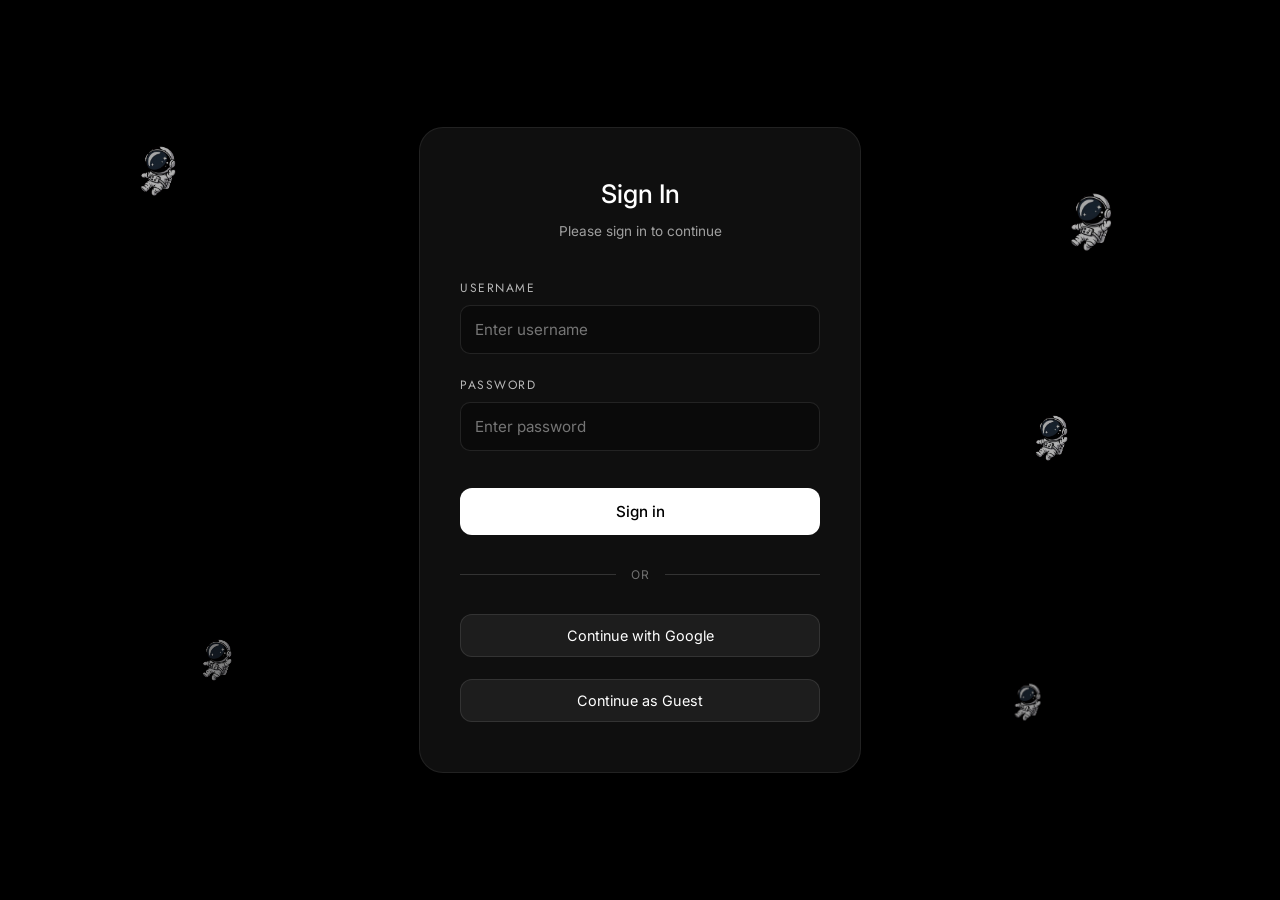
<file: signin/index.html>
<!DOCTYPE html>
<html lang="en">
<head>
    <meta charset="UTF-8">
    <meta name="viewport" content="width=device-width, initial-scale=1.0">
    <title>BigPlanetarium | Sign In</title>
    <link href="https://fonts.googleapis.com/css2?family=Jost:wght@300;500&family=Inter:wght@300;400&display=swap"
        rel="stylesheet">
    <link rel="stylesheet" href="style.css">
</head>
<body>
    <video autoplay muted loop playsinline preload="auto" id="backgroundVideo">
        <source src="assets/signinbg.mp4" type="video/mp4">
    </video>
    <img src="assets/astros/astro1.png" alt="Astronaut" class="drifting-astro astro-one">
    <img src="assets/astros/astro2.png" alt="Astronaut" class="drifting-astro astro-two">
    <img src="assets/astros/astro3.png" alt="Astronaut" class="drifting-astro astro-three">
    <img src="assets/astros/astro4.png" alt="Astronaut" class="drifting-astro astro-four">
    <img src="assets/astros/astro5.png" alt="Astronaut" class="drifting-astro astro-five">
    <main class="login-card">
        <h1 class="login-title">Sign In</h1>
        <p class="login-subtitle">Please sign in to continue</p>
        <form class="login-form">
            <div class="field-group">
                <label for="usernameField" class="field-label">Username</label>
                <input type="text" id="usernameField" class="field-input" placeholder="Enter username" required>
            </div>
            <div class="field-group">
                <label for="passwordField" class="field-label">Password</label>
                <input type="password" id="passwordField" class="field-input" placeholder="Enter password" required>
            </div>
            <a href="../main/home/index.html" class="login-button">Sign in</a>
            <div class="divider">
                <span>OR</span>
            </div>
            <a href="../main/home/index.html" class="alt-button google-btn">
                Continue with Google
            </a>
            <a href="../main/home/index.html" class="alt-button guest-btn">
                Continue as Guest
            </a>
        </form>
    </main>
</body>
</html>
</file>
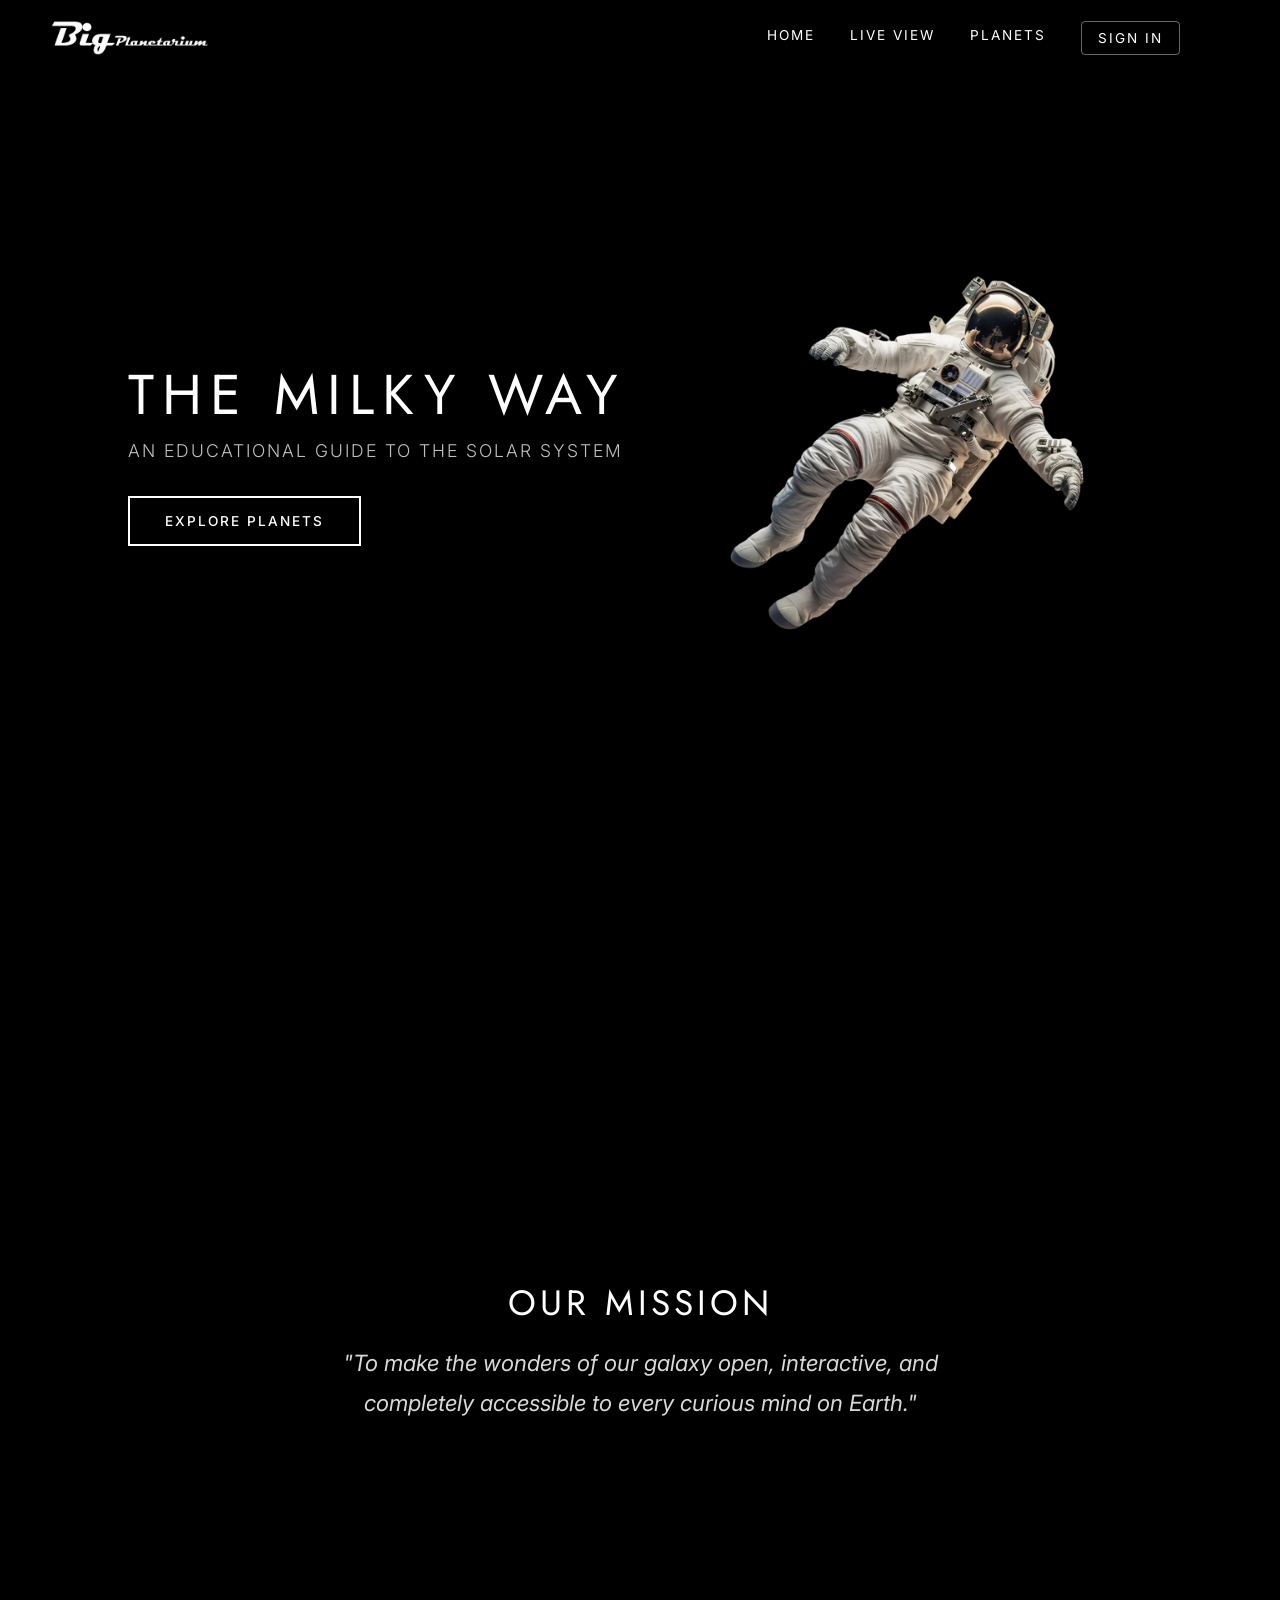
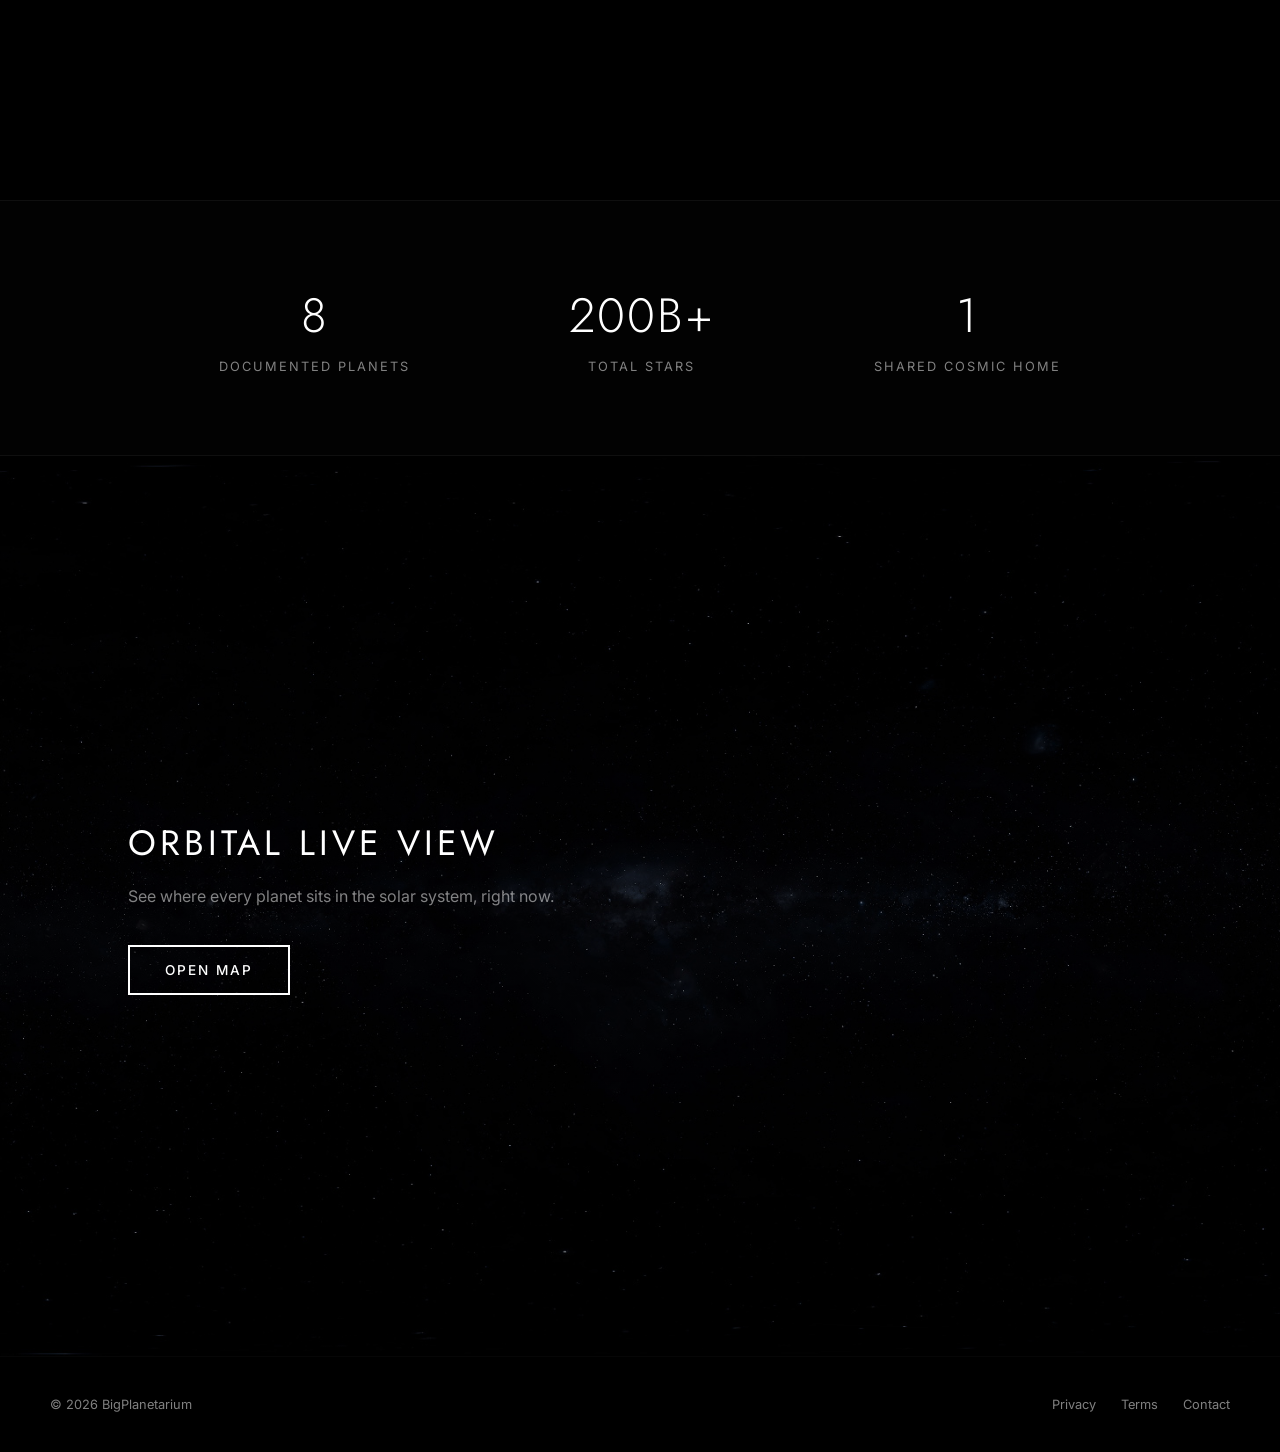
<file: main/home/index.html>
<!DOCTYPE html>
<html lang="en">
<head>
    <meta charset="UTF-8">
    <meta name="viewport" content="width=device-width, initial-scale=1.0">
    <title>BigPlanetarium | Home</title>
    <link href="https://fonts.googleapis.com/css2?family=Jost:wght@300;400;500&family=Inter:wght@300;400;600&display=swap" rel="stylesheet">
    <link rel="stylesheet" href="style.css">
</head>
<body>

    <header class="navbar">
        <div class="logo-container">
            <img src="assets/logo.png" alt="BigPlanetarium Logo" class="logo-img">
        </div>
        <nav class="nav-links">
            <a href="#stage" class="nav-item">Home</a>
            <a href="#live-view" class="nav-item">Live View</a>
            <a href="../planets/index.html" class="nav-item">Planets</a>
            <a href="../../signin/index.html" class="nav-item navbar-btn">Sign In</a>
        </nav>
    </header>

    <!-- 1. hero section with video background -->
    <section id="stage" class="spacex-panel">
        <video autoplay muted loop playsinline class="panel-video" src="assets/stage.mp4"></video>
        <div class="video-overlay"></div>
        <img src="assets/astronaut.png" alt="Floating Astronaut" class="stage-astronaut" id="draggableAstronaut">
        <div class="panel-content">
            <h1 class="panel-title">The Milky Way</h1>
            <p class="panel-subtitle">An Educational Guide to the Solar System</p>
            <a href="../planets/index.html" class="panel-btn">Explore Planets</a>
        </div>
    </section>

    <!-- 2. mission section moved up so it comes right after the hero -->
    <section id="mission" class="spacex-panel content-center">
        <video autoplay muted loop playsinline class="panel-video" src="assets/deepnebula.mp4"></video>
        <div class="video-overlay"></div>
        <div class="panel-content text-center">
            <h2 class="section-title">Our Mission</h2>
            <p class="mission-quote">
                "To make the wonders of our galaxy open, interactive, and
                completely accessible to every curious mind on Earth."
            </p>
        </div>
    </section>

    <!-- 3. stats strip between mission and live view -->
    <section id="metrics" class="metrics-panel">
        <div class="metrics-grid">
            <div class="stat-box">
                <span class="stat-number">8</span>
                <span class="stat-label">Documented Planets</span>
            </div>
            <div class="stat-box">
                <span class="stat-number">200B+</span>
                <span class="stat-label">Total Stars</span>
            </div>
            <div class="stat-box">
                <span class="stat-number">1</span>
                <span class="stat-label">Shared Cosmic Home</span>
            </div>
        </div>
    </section>

    <!-- 4. live view moved to the bottom — description and button text updated -->
    <section id="live-view" class="spacex-panel dark-bg">
        <div class="panel-content">
            <h2 class="section-title">Orbital Live View</h2>
            <p class="section-desc">
                See where every planet sits in the solar system, right now.
            </p>
            <a href="../liveview/index.html" class="panel-btn">Open Map</a>
        </div>
    </section>

    <footer class="main-footer">
        <span class="copyright">© 2026 BigPlanetarium</span>
        <div class="footer-links">
            <a href="#">Privacy</a>
            <a href="#">Terms</a>
            <a href="#">Contact</a>
        </div>
    </footer>

    <script src="script.js"></script>

</body>
</html>
</file>
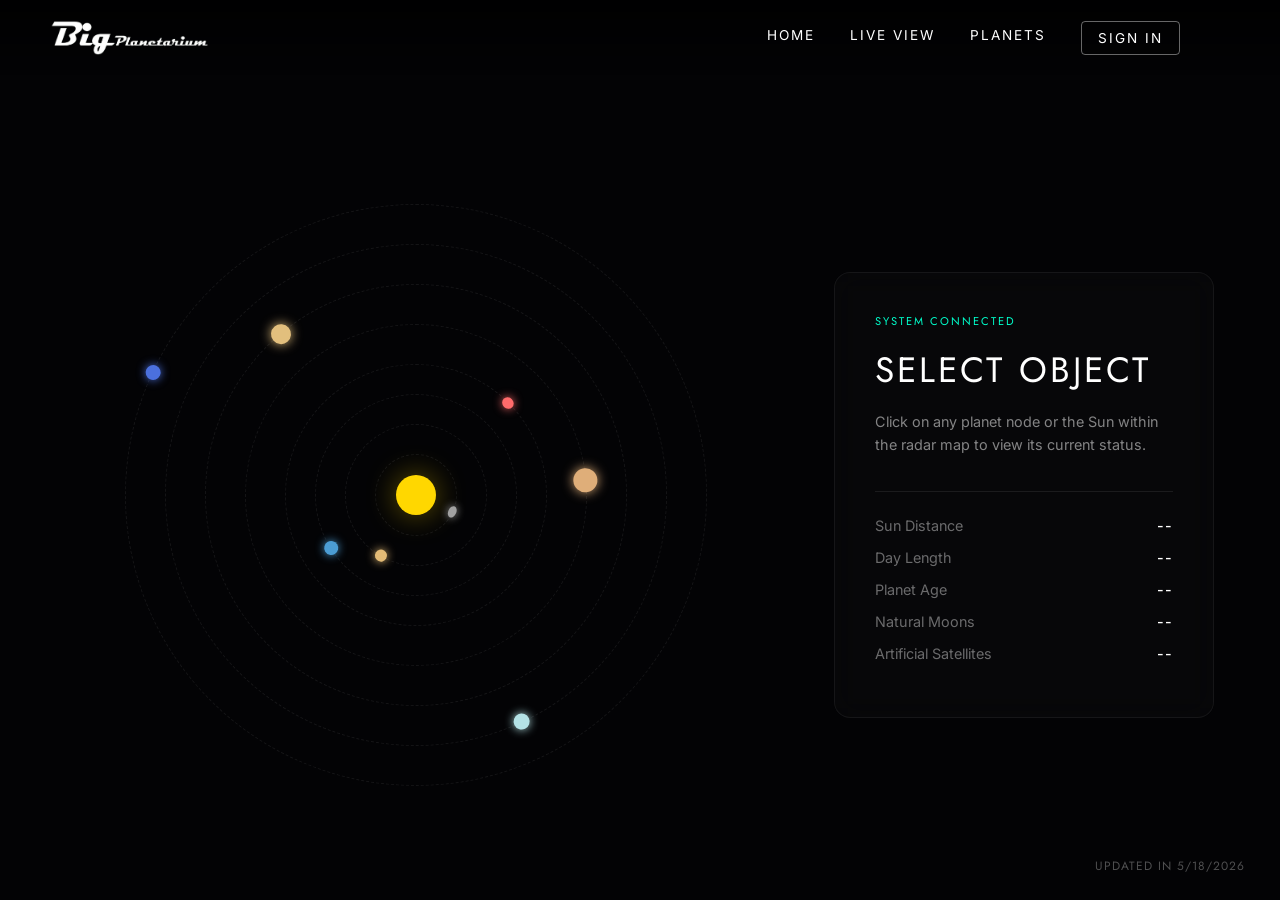
<file: main/liveview/index.html>
<!DOCTYPE html>
<html lang="en">
<head>
    <meta charset="UTF-8">
    <meta name="viewport" content="width=device-width, initial-scale=1.0">
    <title>BigPlanetarium | Live Terminal</title>
    <link href="https://fonts.googleapis.com/css2?family=Jost:wght@300;400;500&family=Inter:wght@300;400&display=swap" rel="stylesheet">
    <link rel="stylesheet" href="style.css">
</head>
<body>
    <header class="navbar">
        <div class="logo-container">
            <img src="../home/assets/logo.png" alt="BigPlanetarium Logo" class="logo-img">
        </div>
        <nav class="nav-links">
            <a href="../home/index.html#stage" class="nav-item">Home</a>
            <a href="../home/index.html#live-view" class="nav-item">Live View</a>
            <a href="../planets/index.html" class="nav-item">Planets</a>
            <a href="../../signin/index.html" class="nav-item navbar-btn">Sign In</a>
        </nav>
    </header>
    <div class="terminal-container">
        <div class="map-area">
            <div class="solar-system">
                <div class="sun"
                     data-name="The Sun"
                     data-distance="0 km (Center)"
                     data-day="25 Earth Days"
                     data-age="4.6 Billion Years"
                     data-moons="N/A"
                     data-satellites="22 Active Probes"></div>
                <div class="orbit-track mercury-track"></div>
                <div class="orbit-fixed mercury-fixed">
                    <button class="planet-node mercury-node"
                            data-name="Mercury"
                            data-distance="57.9 Million km"
                            data-day="59 Earth Days"
                            data-age="4.5 Billion Years"
                            data-moons="0 Moons"
                            data-satellites="1 Active"></button>
                </div>
                <div class="orbit-track venus-track"></div>
                <div class="orbit-fixed venus-fixed">
                    <button class="planet-node venus-node"
                            data-name="Venus"
                            data-distance="108.2 Million km"
                            data-day="243 Earth Days"
                            data-age="4.5 Billion Years"
                            data-moons="0 Moons"
                            data-satellites="2 Active"></button>
                </div>
                <div class="orbit-track earth-track"></div>
                <div class="orbit-fixed earth-fixed">
                    <button class="planet-node earth-node"
                            data-name="Earth"
                            data-distance="149.6 Million km"
                            data-day="24 Hours"
                            data-age="4.54 Billion Years"
                            data-moons="1 Moon"
                            data-satellites="9,000+ Active"></button>
                </div>
                <div class="orbit-track mars-track"></div>
                <div class="orbit-fixed mars-fixed">
                    <button class="planet-node mars-node"
                            data-name="Mars"
                            data-distance="227.9 Million km"
                            data-day="24.6 Hours"
                            data-age="4.5 Billion Years"
                            data-moons="2 Moons"
                            data-satellites="8 Active"></button>
                </div>
                <div class="orbit-track jupiter-track"></div>
                <div class="orbit-fixed jupiter-fixed">
                    <button class="planet-node jupiter-node"
                            data-name="Jupiter"
                            data-distance="778.5 Million km"
                            data-day="9.9 Hours"
                            data-age="4.5 Billion Years"
                            data-moons="95 Moons"
                            data-satellites="1 Active"></button>
                </div>
                <div class="orbit-track saturn-track"></div>
                <div class="orbit-fixed saturn-fixed">
                    <button class="planet-node saturn-node"
                            data-name="Saturn"
                            data-distance="1.4 Billion km"
                            data-day="10.7 Hours"
                            data-age="4.5 Billion Years"
                            data-moons="146 Moons"
                            data-satellites="0 Active"></button>
                </div>
                <div class="orbit-track uranus-track"></div>
                <div class="orbit-fixed uranus-fixed">
                    <button class="planet-node uranus-node"
                            data-name="Uranus"
                            data-distance="2.9 Billion km"
                            data-day="17.2 Hours"
                            data-age="4.5 Billion Years"
                            data-moons="28 Moons"
                            data-satellites="0 Active"></button>
                </div>
                <div class="orbit-track neptune-track"></div>
                <div class="orbit-fixed neptune-fixed">
                    <button class="planet-node neptune-node"
                            data-name="Neptune"
                            data-distance="4.5 Billion km"
                            data-day="16.1 Hours"
                            data-age="4.5 Billion Years"
                            data-moons="16 Moons"
                            data-satellites="0 Active"></button>
                </div>
            </div>
        </div>
        <div class="sidebar-area">
            <div class="telemetry-card">
                <span class="system-status">System Connected</span>
                <h1 id="telemetry-title">Select Object</h1>
                <p class="telemetry-desc">Click on any planet node or the Sun within the radar map to view its current status.</p>

                <div class="data-rows">
                    <div class="data-row">
                        <span class="data-label">Sun Distance</span>
                        <span class="data-value" id="val-distance">--</span>
                    </div>
                    <div class="data-row">
                        <span class="data-label">Day Length</span>
                        <span class="data-value" id="val-day">--</span>
                    </div>
                    <div class="data-row">
                        <span class="data-label">Planet Age</span>
                        <span class="data-value" id="val-age">--</span>
                    </div>
                    <div class="data-row">
                        <span class="data-label">Natural Moons</span>
                        <span class="data-value" id="val-moons">--</span>
                    </div>
                    <div class="data-row">
                        <span class="data-label">Artificial Satellites</span>
                        <span class="data-value" id="val-satellites">--</span>
                    </div>
                </div>
            </div>
        </div>

    </div>
    <div class="date-stamp">Updated in 5/18/2026</div>
    <script src="script.js"></script>
</body>
</html>
</file>
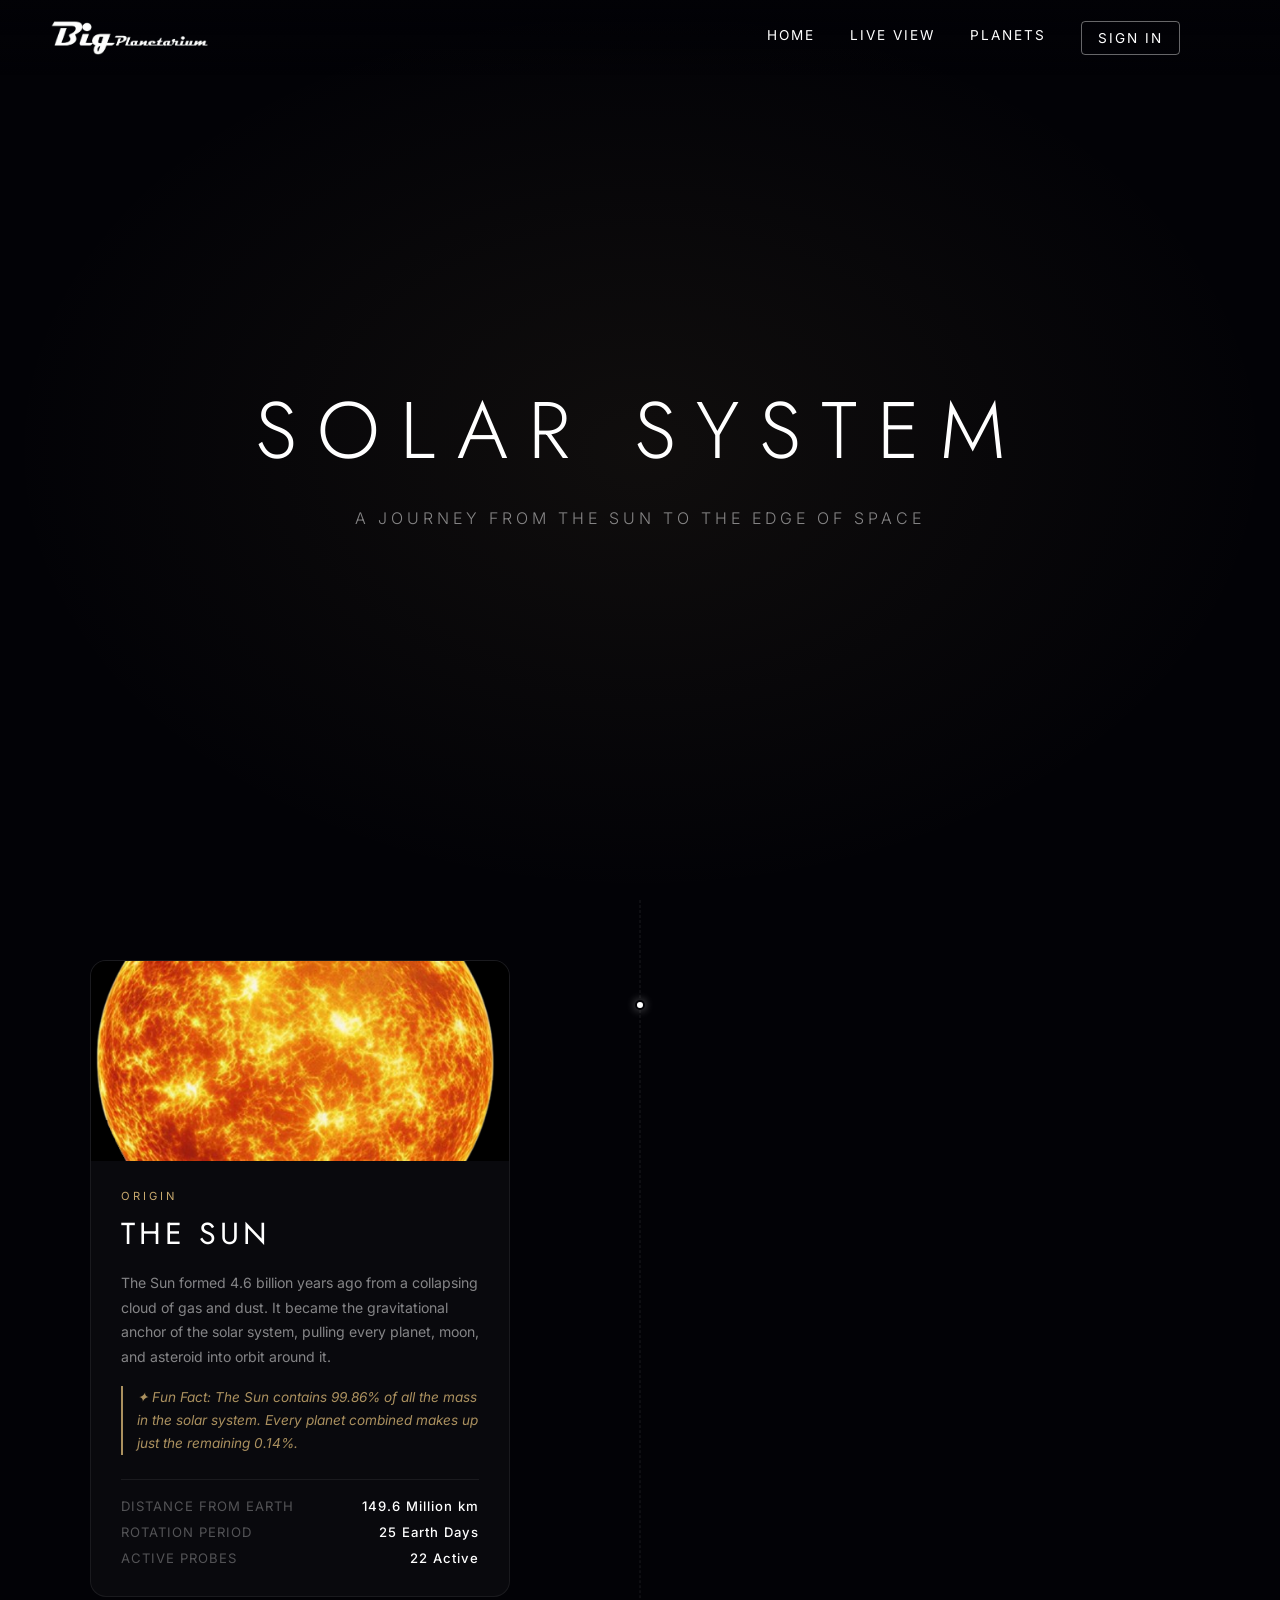
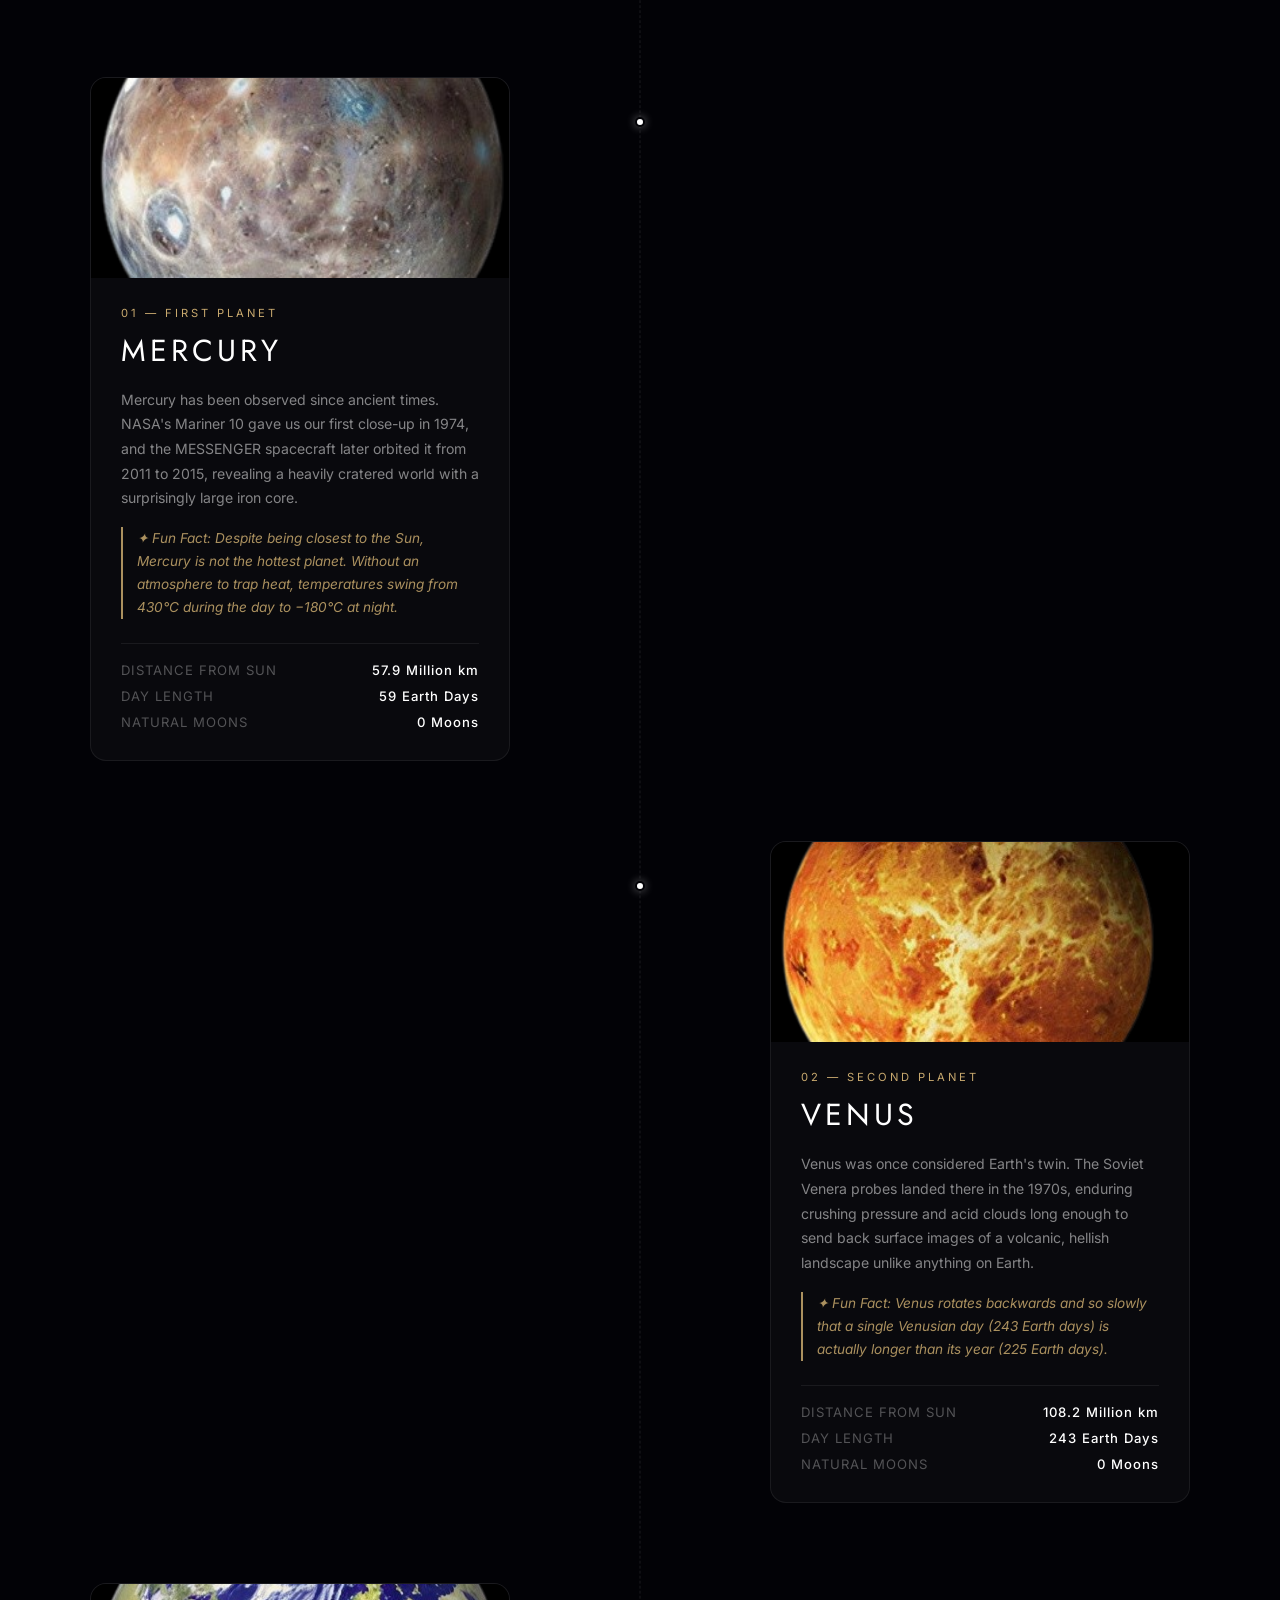
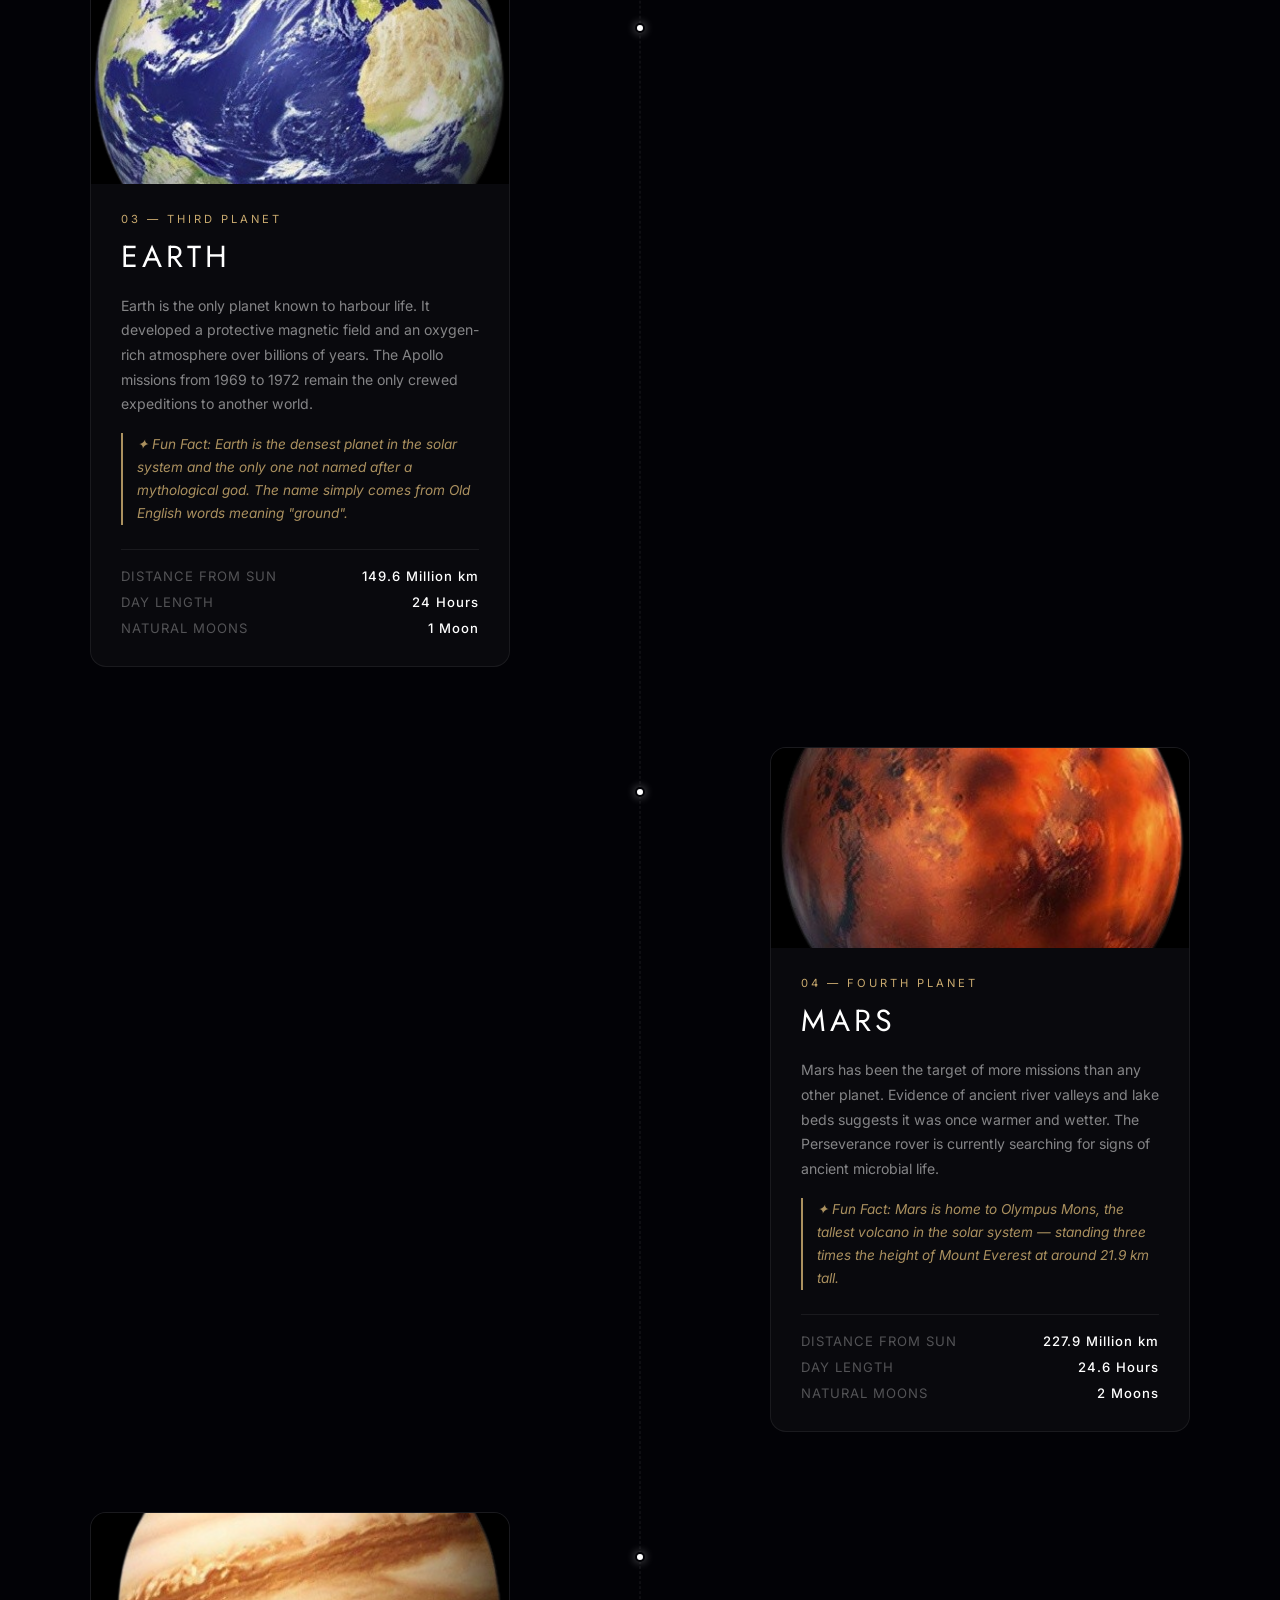
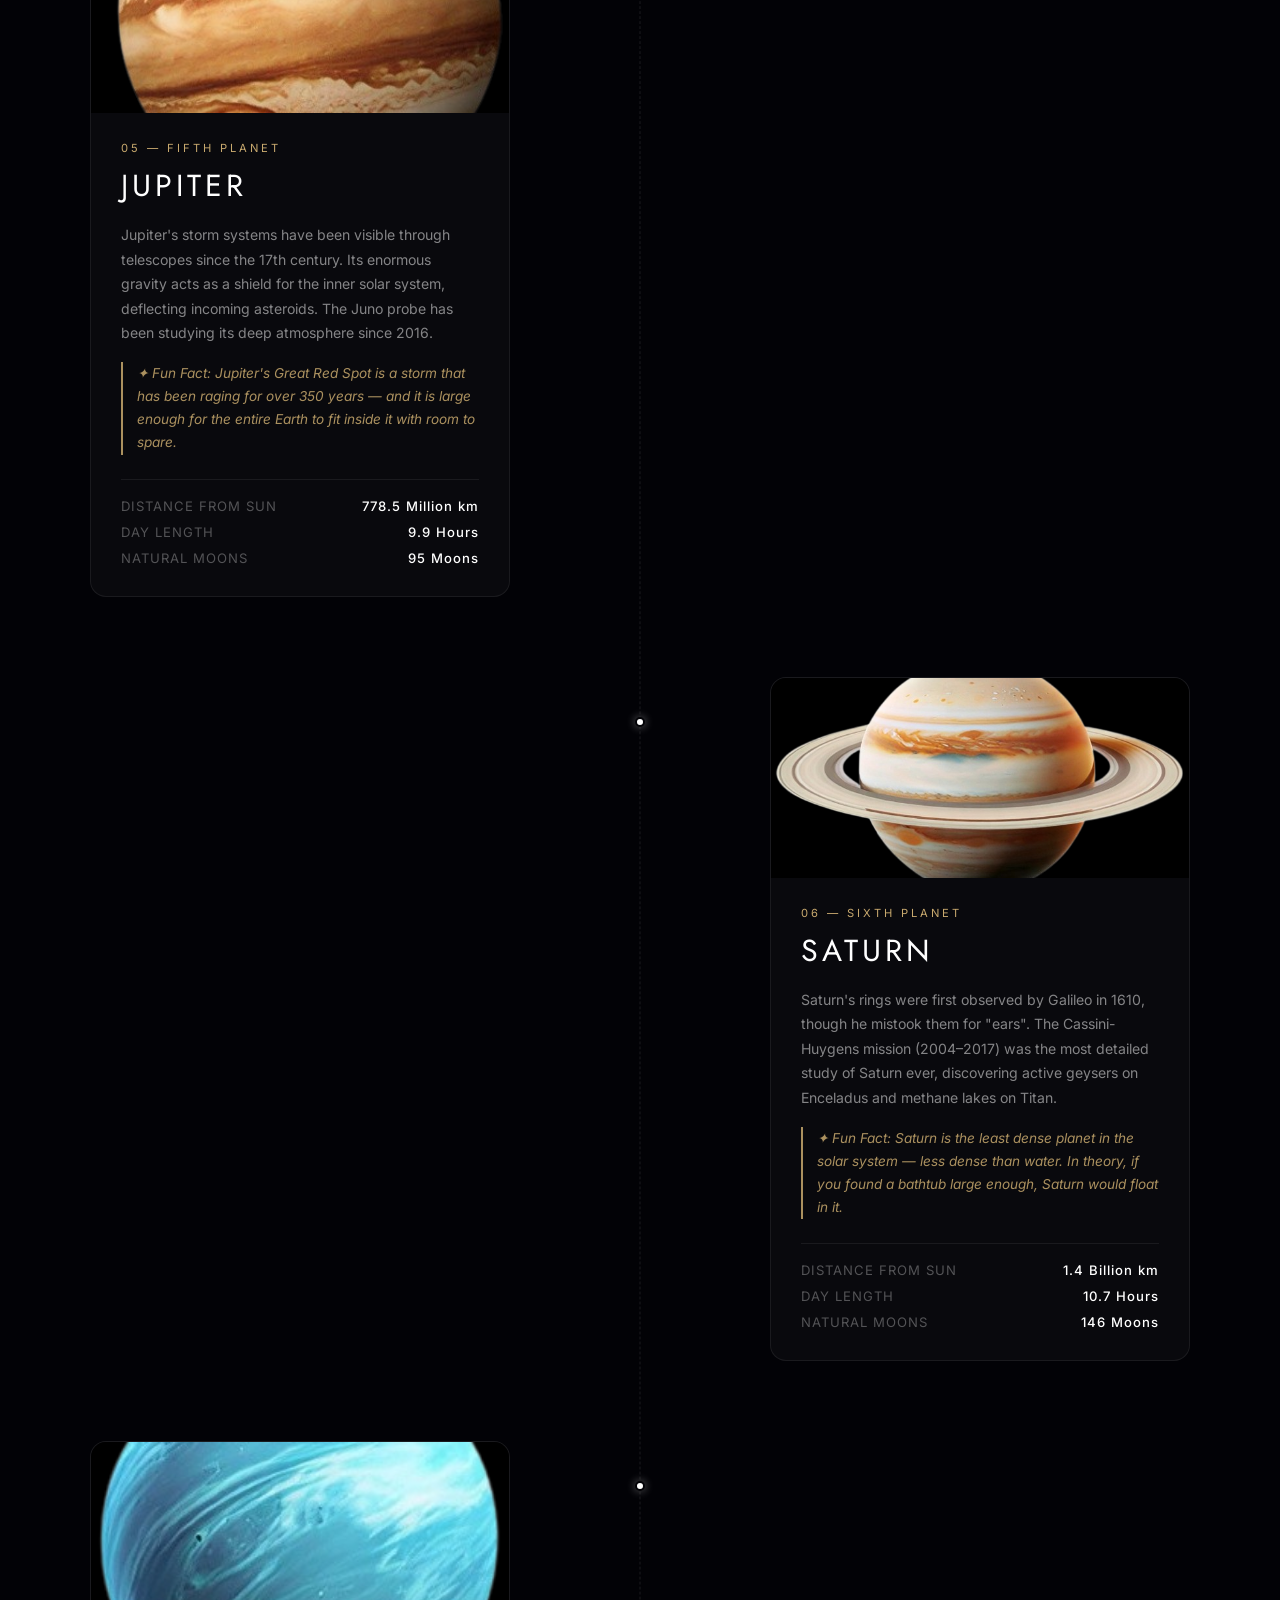
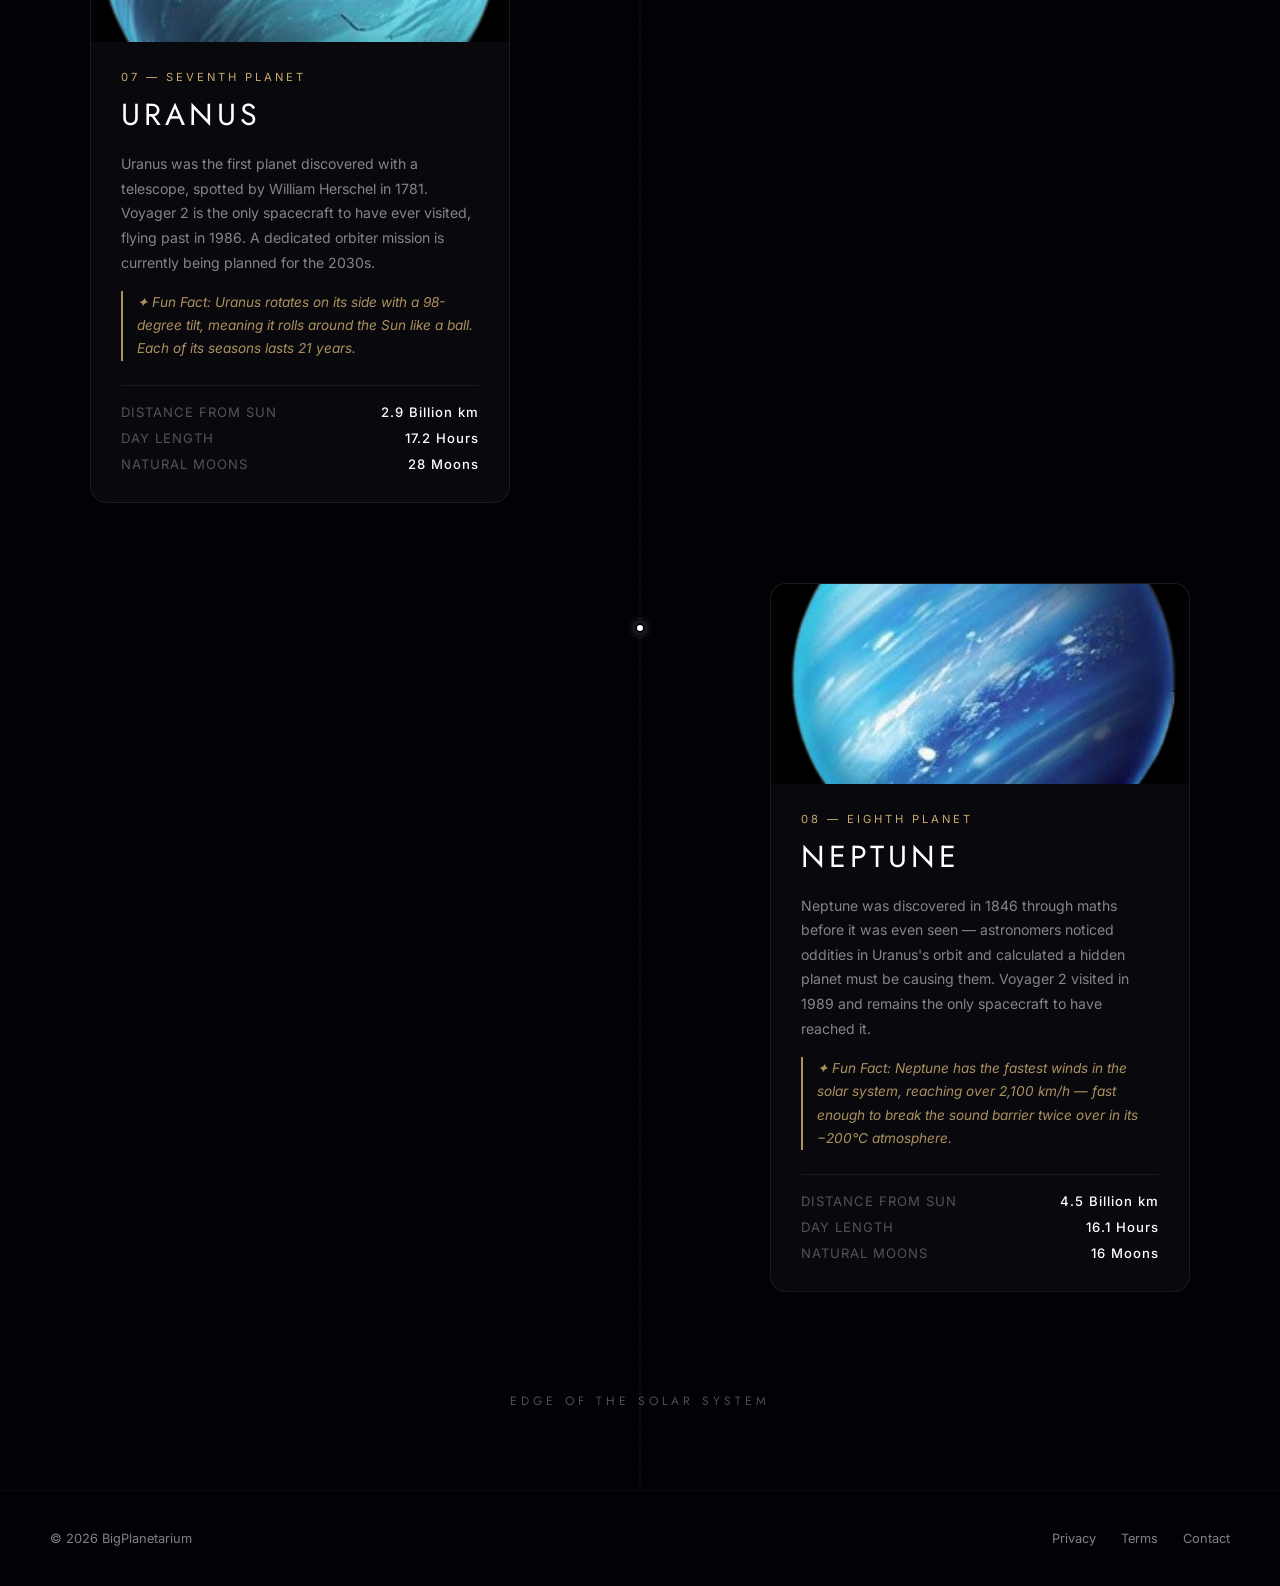
<file: main/planets/index.html>
<!DOCTYPE html>
<html lang="en">
<head>
    <meta charset="UTF-8">
    <meta name="viewport" content="width=device-width, initial-scale=1.0">
    <title>BigPlanetarium | Planets</title>
    <link href="https://fonts.googleapis.com/css2?family=Jost:wght@300;400;500&family=Inter:wght@300;400;600&display=swap" rel="stylesheet">
    <link rel="stylesheet" href="style.css">
</head>
<body>
    <header class="navbar">
        <div class="logo-box">
            <img src="../home/assets/logo.png" alt="BigPlanetarium Logo" class="logo">
        </div>
        <nav class="nav-links">
            <a href="../home/index.html#stage" class="nav-item">Home</a>
            <a href="../home/index.html#live-view" class="nav-item">Live View</a>
            <a href="../planets/index.html" class="nav-item">Planets</a>
            <a href="../../signin/index.html" class="nav-item nav-btn">Sign In</a>
        </nav>
    </header>
    <section class="hero">
        <h1 class="hero-title">Solar System</h1>
        <p class="hero-sub">A Journey from the Sun to the Edge of Space</p>
    </section>
    <section class="timeline">
        <div class="center-line"></div>
        <div class="entry left">
            <div class="card">
                <div class="img-box">
                    <img src="assets/solarsystem/sun.png" alt="The Sun" class="planet-img">
                </div>
                <div class="card-text">
                    <span class="card-label">Origin</span>
                    <h2 class="card-name">The Sun</h2>
                    <p class="card-history">The Sun formed 4.6 billion years ago from a collapsing cloud of gas and dust. It became the gravitational anchor of the solar system, pulling every planet, moon, and asteroid into orbit around it.</p>
                    <p class="card-fact">✦ Fun Fact: The Sun contains 99.86% of all the mass in the solar system. Every planet combined makes up just the remaining 0.14%.</p>
                    <ul class="card-stats">
                        <li><span class="key">Distance from Earth</span><span class="val">149.6 Million km</span></li>
                        <li><span class="key">Rotation Period</span><span class="val">25 Earth Days</span></li>
                        <li><span class="key">Active Probes</span><span class="val">22 Active</span></li>
                    </ul>
                </div>
            </div>
            <div class="dot"></div>
        </div>
        <div class="entry left">
            <div class="card">
                <div class="img-box">
                    <img src="assets/solarsystem/mercury.png" alt="Mercury" class="planet-img">
                </div>
                <div class="card-text">
                    <span class="card-label">01 — First Planet</span>
                    <h2 class="card-name">Mercury</h2>
                    <p class="card-history">Mercury has been observed since ancient times. NASA's Mariner 10 gave us our first close-up in 1974, and the MESSENGER spacecraft later orbited it from 2011 to 2015, revealing a heavily cratered world with a surprisingly large iron core.</p>
                    <p class="card-fact">✦ Fun Fact: Despite being closest to the Sun, Mercury is not the hottest planet. Without an atmosphere to trap heat, temperatures swing from 430°C during the day to −180°C at night.</p>
                    <ul class="card-stats">
                        <li><span class="key">Distance from Sun</span><span class="val">57.9 Million km</span></li>
                        <li><span class="key">Day Length</span><span class="val">59 Earth Days</span></li>
                        <li><span class="key">Natural Moons</span><span class="val">0 Moons</span></li>
                    </ul>
                </div>
            </div>
            <div class="dot"></div>
        </div>
        <div class="entry right">
            <div class="card">
                <div class="img-box">
                    <img src="assets/solarsystem/venus.png" alt="Venus" class="planet-img">
                </div>
                <div class="card-text">
                    <span class="card-label">02 — Second Planet</span>
                    <h2 class="card-name">Venus</h2>
                    <p class="card-history">Venus was once considered Earth's twin. The Soviet Venera probes landed there in the 1970s, enduring crushing pressure and acid clouds long enough to send back surface images of a volcanic, hellish landscape unlike anything on Earth.</p>
                    <p class="card-fact">✦ Fun Fact: Venus rotates backwards and so slowly that a single Venusian day (243 Earth days) is actually longer than its year (225 Earth days).</p>
                    <ul class="card-stats">
                        <li><span class="key">Distance from Sun</span><span class="val">108.2 Million km</span></li>
                        <li><span class="key">Day Length</span><span class="val">243 Earth Days</span></li>
                        <li><span class="key">Natural Moons</span><span class="val">0 Moons</span></li>
                    </ul>
                </div>
            </div>
            <div class="dot"></div>
        </div>
        <div class="entry left">
            <div class="card">
                <div class="img-box">
                    <img src="assets/solarsystem/earth.png" alt="Earth" class="planet-img">
                </div>
                <div class="card-text">
                    <span class="card-label">03 — Third Planet</span>
                    <h2 class="card-name">Earth</h2>
                    <p class="card-history">Earth is the only planet known to harbour life. It developed a protective magnetic field and an oxygen-rich atmosphere over billions of years. The Apollo missions from 1969 to 1972 remain the only crewed expeditions to another world.</p>
                    <p class="card-fact">✦ Fun Fact: Earth is the densest planet in the solar system and the only one not named after a mythological god. The name simply comes from Old English words meaning "ground".</p>
                    <ul class="card-stats">
                        <li><span class="key">Distance from Sun</span><span class="val">149.6 Million km</span></li>
                        <li><span class="key">Day Length</span><span class="val">24 Hours</span></li>
                        <li><span class="key">Natural Moons</span><span class="val">1 Moon</span></li>
                    </ul>
                </div>
            </div>
            <div class="dot"></div>
        </div>
        <div class="entry right">
            <div class="card">
                <div class="img-box">
                    <img src="assets/solarsystem/mars.png" alt="Mars" class="planet-img">
                </div>
                <div class="card-text">
                    <span class="card-label">04 — Fourth Planet</span>
                    <h2 class="card-name">Mars</h2>
                    <p class="card-history">Mars has been the target of more missions than any other planet. Evidence of ancient river valleys and lake beds suggests it was once warmer and wetter. The Perseverance rover is currently searching for signs of ancient microbial life.</p>
                    <p class="card-fact">✦ Fun Fact: Mars is home to Olympus Mons, the tallest volcano in the solar system — standing three times the height of Mount Everest at around 21.9 km tall.</p>
                    <ul class="card-stats">
                        <li><span class="key">Distance from Sun</span><span class="val">227.9 Million km</span></li>
                        <li><span class="key">Day Length</span><span class="val">24.6 Hours</span></li>
                        <li><span class="key">Natural Moons</span><span class="val">2 Moons</span></li>
                    </ul>
                </div>
            </div>
            <div class="dot"></div>
        </div>
        <div class="entry left">
            <div class="card">
                <div class="img-box">
                    <img src="assets/solarsystem/jupiter.png" alt="Jupiter" class="planet-img">
                </div>
                <div class="card-text">
                    <span class="card-label">05 — Fifth Planet</span>
                    <h2 class="card-name">Jupiter</h2>
                    <p class="card-history">Jupiter's storm systems have been visible through telescopes since the 17th century. Its enormous gravity acts as a shield for the inner solar system, deflecting incoming asteroids. The Juno probe has been studying its deep atmosphere since 2016.</p>
                    <p class="card-fact">✦ Fun Fact: Jupiter's Great Red Spot is a storm that has been raging for over 350 years — and it is large enough for the entire Earth to fit inside it with room to spare.</p>
                    <ul class="card-stats">
                        <li><span class="key">Distance from Sun</span><span class="val">778.5 Million km</span></li>
                        <li><span class="key">Day Length</span><span class="val">9.9 Hours</span></li>
                        <li><span class="key">Natural Moons</span><span class="val">95 Moons</span></li>
                    </ul>
                </div>
            </div>
            <div class="dot"></div>
        </div>
        <div class="entry right">
            <div class="card">
                <div class="img-box">
                    <img src="assets/solarsystem/saturn.png" alt="Saturn" class="planet-img">
                </div>
                <div class="card-text">
                    <span class="card-label">06 — Sixth Planet</span>
                    <h2 class="card-name">Saturn</h2>
                    <p class="card-history">Saturn's rings were first observed by Galileo in 1610, though he mistook them for "ears". The Cassini-Huygens mission (2004–2017) was the most detailed study of Saturn ever, discovering active geysers on Enceladus and methane lakes on Titan.</p>
                    <p class="card-fact">✦ Fun Fact: Saturn is the least dense planet in the solar system — less dense than water. In theory, if you found a bathtub large enough, Saturn would float in it.</p>
                    <ul class="card-stats">
                        <li><span class="key">Distance from Sun</span><span class="val">1.4 Billion km</span></li>
                        <li><span class="key">Day Length</span><span class="val">10.7 Hours</span></li>
                        <li><span class="key">Natural Moons</span><span class="val">146 Moons</span></li>
                    </ul>
                </div>
            </div>
            <div class="dot"></div>
        </div>
        <div class="entry left">
            <div class="card">
                <div class="img-box">
                    <img src="assets/solarsystem/uranus.png" alt="Uranus" class="planet-img">
                </div>
                <div class="card-text">
                    <span class="card-label">07 — Seventh Planet</span>
                    <h2 class="card-name">Uranus</h2>
                    <p class="card-history">Uranus was the first planet discovered with a telescope, spotted by William Herschel in 1781. Voyager 2 is the only spacecraft to have ever visited, flying past in 1986. A dedicated orbiter mission is currently being planned for the 2030s.</p>
                    <p class="card-fact">✦ Fun Fact: Uranus rotates on its side with a 98-degree tilt, meaning it rolls around the Sun like a ball. Each of its seasons lasts 21 years.</p>
                    <ul class="card-stats">
                        <li><span class="key">Distance from Sun</span><span class="val">2.9 Billion km</span></li>
                        <li><span class="key">Day Length</span><span class="val">17.2 Hours</span></li>
                        <li><span class="key">Natural Moons</span><span class="val">28 Moons</span></li>
                    </ul>
                </div>
            </div>
            <div class="dot"></div>
        </div>
        <div class="entry right">
            <div class="card">
                <div class="img-box">
                    <img src="assets/solarsystem/neptune.png" alt="Neptune" class="planet-img">
                </div>
                <div class="card-text">
                    <span class="card-label">08 — Eighth Planet</span>
                    <h2 class="card-name">Neptune</h2>
                    <p class="card-history">Neptune was discovered in 1846 through maths before it was even seen — astronomers noticed oddities in Uranus's orbit and calculated a hidden planet must be causing them. Voyager 2 visited in 1989 and remains the only spacecraft to have reached it.</p>
                    <p class="card-fact">✦ Fun Fact: Neptune has the fastest winds in the solar system, reaching over 2,100 km/h — fast enough to break the sound barrier twice over in its −200°C atmosphere.</p>
                    <ul class="card-stats">
                        <li><span class="key">Distance from Sun</span><span class="val">4.5 Billion km</span></li>
                        <li><span class="key">Day Length</span><span class="val">16.1 Hours</span></li>
                        <li><span class="key">Natural Moons</span><span class="val">16 Moons</span></li>
                    </ul>
                </div>
            </div>
            <div class="dot"></div>
        </div>
        <div class="timeline-end">
            <span class="end-label">Edge of the Solar System</span>
        </div>
    </section>
    <footer class="footer">
        <span>© 2026 BigPlanetarium</span>
        <div class="footer-links">
            <a href="#">Privacy</a>
            <a href="#">Terms</a>
            <a href="#">Contact</a>
        </div>
    </footer>

</body>
</html>
</file>
<file: signin/style.css>
/*For the whole page*/
html {
    margin: 0;
    padding: 0;
    height: 100%;
    background-color: #000000;
}

body {
    margin: 0;
    padding: 0;
    height: 100%;
    font-family: 'Inter', sans-serif;
    background: transparent;
    color: #ffffff;
    overflow: hidden;
    display: flex;
    align-items: center;
    justify-content: center;
    position: relative;
}

/*fullscreen video*/
#backgroundVideo {
    position: fixed;
    top: 0;
    left: 0;
    width: 100%;
    height: 100%;
    object-fit: cover;
    z-index: -1;
}

/*the sign in box container*/
.login-card {
    background: rgba(20, 20, 20, 0.75); 
    backdrop-filter: blur(16px); 
    -webkit-backdrop-filter: blur(16px); 
    padding: 50px 40px; 
    border-radius: 24px; 
    border: 1px solid rgba(255, 255, 255, 0.08);
    width: 85%; 
    max-width: 360px; 
    text-align: center;
    box-shadow: 0 30px 60px rgba(0, 0, 0, 0.8); 
    position: relative;
    z-index: 10;
}

/*sign in title*/
.login-title {
    font-family: 'Inter', sans-serif;
    font-size: 1.6rem;
    font-weight: 500;
    margin-top: 0; 
    margin-bottom: 8px;
}

/*subtitle*/
.login-subtitle {
    font-size: 0.85rem;
    opacity: 0.6;
    margin-bottom: 40px;
}

.login-form {
    display: flex;
    flex-direction: column; 
    gap: 22px;
}

.field-group {
    text-align: left;
}

.field-label {
    font-family: 'Jost', sans-serif;
    font-size: 0.75rem;
    text-transform: uppercase; 
    letter-spacing: 1.5px;
    opacity: 0.7;
    display: block;
    margin-bottom: 8px;
}

/*input boxes*/
.field-input {
    width: 100%;
    padding: 14px; 
    background-color: rgba(0, 0, 0, 0.3);
    border: 1px solid rgba(255, 255, 255, 0.1);
    border-radius: 10px;
    color: #ffffff;
    font-family: 'Inter', sans-serif;
    font-size: 0.95rem;
    box-sizing: border-box;
    transition: all 0.3s ease;
}

/*when clicking inside the inputs*/
.field-input:focus {
    outline: none;
    border-color: rgba(255, 255, 255, 0.3);
    background-color: rgba(0, 0, 0, 0.5); 
}

/*sign in button link*/
.login-button {
    font-family: 'Inter', sans-serif;
    background-color: #ffffff; 
    color: #000000;
    border: none;
    padding: 14px;
    font-size: 0.95rem;
    font-weight: 500;
    border-radius: 12px;
    cursor: pointer; 
    transition: all 0.3s ease;
    margin-top: 15px;
    text-decoration: none;
    display: block;
}

/*button hover animation*/
.login-button:hover {
    background-color: #e3e3e3; 
    transform: translateY(-1px);
}

/*OR text*/
.divider {
    display: flex;
    align-items: center;
    text-align: center;
    margin: 10px 0;
}

.divider::before, .divider::after {
    content: '';
    flex: 1;
    border-bottom: 1px solid rgba(255, 255, 255, 0.15); 
}

.divider span {
    padding: 0 15px;
    font-size: 0.75rem;
    opacity: 0.4;
    letter-spacing: 1px;
}

/*continue as guest / continue with google buttons*/
.alt-button {
    font-family: 'Inter', sans-serif;
    background-color: rgba(255, 255, 255, 0.06); 
    color: #ffffff;
    border: 1px solid rgba(255, 255, 255, 0.1); 
    padding: 12px;
    font-size: 0.9rem;
    border-radius: 12px;
    cursor: pointer;
    text-decoration: none;
    display: block;
    box-sizing: border-box;
    transition: all 0.3s ease;
}

/*animation for secondary buttons*/
.alt-button:hover {
    background-color: rgba(255, 255, 255, 0.12);
    border-color: rgba(255, 255, 255, 0.25);
}

.drifting-astro {
    position: absolute;
    width: 60px;
    height: auto;
    opacity: 0.7;
    z-index: 0;
    pointer-events: none;
}

/*Astronauts*/
.astro-one {
    top: 15%;
    left: 10%;
    animation: slowDriftOne 25s infinite linear;
}

.astro-two {
    top: 70%;
    left: 15%;
    width: 50px;
    opacity: 0.5;
    animation: slowDriftTwo 30s infinite linear;
}

.astro-three {
    top: 20%;
    right: 12%;
    width: 70px;
    animation: slowDriftThree 28s infinite linear;
}

.astro-four {
    top: 75%;
    right: 18%;
    width: 45px;
    opacity: 0.6;
    animation: slowDriftOne 35s infinite linear;
}

.astro-five {
    top: 45%;
    left: 80%;
    width: 55px;
    animation: slowDriftTwo 22s infinite linear;
}

/*cute astronauts animations*/
@keyframes slowDriftOne {
    0% { transform: translate(0, 0) rotate(0deg); }
    50% { transform: translate(15px, -25px) rotate(45deg); }
    100% { transform: translate(0, 0) rotate(0deg); }
}

@keyframes slowDriftTwo {
    0% { transform: translate(0, 0) rotate(0deg); }
    50% { transform: translate(-20px, 20px) rotate(-60deg); }
    100% { transform: translate(0, 0) rotate(0deg); }
}

@keyframes slowDriftThree {
    0% { transform: translate(0, 0) rotate(0deg); }
    50% { transform: translate(25px, 15px) rotate(30deg); }
    100% { transform: translate(0, 0) rotate(0deg); }
}
</file>
<file: main/home/style.css>
/* css variables — one place to control all colors and fonts
   so you only need to update a value here to change it everywhere
   https://www.w3schools.com/css/css3_variables.asp */
:root {
    --black:       #000000;
    --bg-dark:     #020202;
    --white:       #ffffff;
    --card-border: rgba(255, 255, 255, 0.05);
    --overlay:     rgba(0, 0, 0, 0.4);
    --grey:        rgba(255, 255, 255, 0.5);
    --font-head:   'Jost', sans-serif;
    --font-body:   'Inter', sans-serif;
}

/* for the whole page */
html, body {
    margin: 0;
    padding: 0;
    width: 100%;
    background-color: var(--black);
    color: var(--white);
    font-family: var(--font-body);
    scroll-behavior: smooth;
    /* hides the scrollbar without blocking scroll */
    scrollbar-width: none;
    -ms-overflow-style: none;
}

/* targets the webkit scrollbar directly to hide it */
html::-webkit-scrollbar,
body::-webkit-scrollbar {
    display: none;
}

/* fixed navbar so it stays visible while scrolling */
.navbar {
    position: fixed;
    top: 0;
    left: 0;
    width: 100%;
    display: flex;
    justify-content: space-between;
    align-items: center;
    padding: 20px 50px;
    box-sizing: border-box;
    z-index: 100;
    /* fades to transparent so the video shows through underneath */
    background: linear-gradient(to bottom, rgba(0,0,0,0.8), rgba(0,0,0,0));
}

/* holds the logo on the left */
.logo-container {
    display: flex;
    align-items: center;
}

/* logo size */
.logo-img {
    height: 35px;
    width: auto;
}

/* groups the nav links on the right */
.nav-links {
    display: flex;
    align-items: center;
    gap: 35px;
    padding-right: 50px;
}

/* styles each nav link */
.nav-item {
    color: var(--white);
    text-decoration: none;
    font-size: 0.85rem;
    text-transform: uppercase;
    letter-spacing: 2px;
    /* position: relative lets the underline be placed below the text
       https://www.w3schools.com/css/css_positioning.asp */
    position: relative;
    padding-bottom: 6px;
}

/* creates the underline that grows on hover
   starts at width 0 so it's invisible by default
   https://www.w3schools.com/css/css_pseudo_elements.asp */
.nav-item::after {
    content: '';
    position: absolute;
    bottom: 0;
    left: 0;
    width: 0%;
    height: 2px;
    background-color: var(--white);
    transition: width 0.3s ease;
}

/* expands the underline to full width on hover */
.nav-item:hover::after {
    width: 100%;
}

/* styled button variant for the sign in link */
.navbar-btn {
    border: 1px solid rgba(255, 255, 255, 0.4);
    padding: 8px 16px;
    border-radius: 4px;
    transition: background-color 0.3s ease, color 0.3s ease !important;
}

/* removes the underline effect from the button */
.navbar-btn::after {
    display: none;
}

/* fills the button white on hover */
.navbar-btn:hover {
    background-color: var(--white);
    color: var(--black);
}

/* fullscreen section panels — position: relative lets
   the video and overlay be placed inside it absolutely
   https://www.w3schools.com/css/css_positioning.asp */
.spacex-panel {
    position: relative;
    width: 100%;
    height: 100vh;
    display: flex;
    align-items: center;
    justify-content: flex-start;
    padding-left: 10%;
    box-sizing: border-box;
    overflow: hidden;
    background-color: var(--black);
}

/* background video — z-index 1 puts it behind the overlay and content */
.panel-video {
    position: absolute;
    top: 0;
    left: 0;
    width: 100%;
    height: 100%;
    object-fit: cover;
    z-index: 1;
}

/* dark tint layer over the video so text is readable
   z-index 2 puts it on top of the video but below the content */
.video-overlay {
    position: absolute;
    top: 0;
    left: 0;
    width: 100%;
    height: 100%;
    background: var(--overlay);
    z-index: 2;
}

/* floating astronaut image positioned on the right side */
.stage-astronaut {
    position: absolute;
    right: 12%;
    top: 25%;
    width: 450px;
    height: auto;
    z-index: 3;
    /* starts at no movement — dragging will change this via js */
    transform: translate(0, 0);
    cursor: grab;
    /* prevents the image from being highlighted when clicked */
    user-select: none;
    /* smooth return animation when released — js removes this while dragging */
    transition: transform 0.6s cubic-bezier(0.25, 0.46, 0.45, 0.94);
}

/* applied by js while the astronaut is being held */
.stage-astronaut.dragging {
    cursor: grabbing;
    /* removes the transition while dragging so it follows the mouse instantly */
    transition: none;
}

/* text content container — z-index 3 keeps it above video and overlay */
.panel-content {
    position: relative;
    max-width: 500px;
    z-index: 3;
}

/* main large panel title */
.panel-title {
    font-family: var(--font-head);
    font-size: 3.5rem;
    font-weight: 400;
    text-transform: uppercase;
    letter-spacing: 8px;
    margin: 0 0 5px 0;
}

/* smaller subtitle below the title */
.panel-subtitle {
    font-size: 1.1rem;
    font-weight: 300;
    opacity: 0.75;
    letter-spacing: 2px;
    text-transform: uppercase;
    margin: 0 0 35px 0;
}

/* section headings used in lower panels */
.section-title {
    font-family: var(--font-head);
    font-size: 2.2rem;
    font-weight: 400;
    text-transform: uppercase;
    letter-spacing: 4px;
    margin: 0 0 15px 0;
}

/* paragraph text below section titles */
.section-desc {
    font-size: 1rem;
    color: var(--grey);
    line-height: 1.6;
    margin-bottom: 35px;
}

/* outlined button used across all panels */
.panel-btn {
    display: inline-block;
    color: var(--white);
    text-decoration: none;
    text-transform: uppercase;
    font-size: 0.85rem;
    font-weight: 500;
    letter-spacing: 2px;
    border: 2px solid var(--white);
    padding: 15px 35px;
    transition: all 0.4s ease;
}

/* fills the button on hover */
.panel-btn:hover {
    background-color: var(--white);
    color: var(--black);
}

/* the live view section uses a background image instead of a video */
.dark-bg {
    background-image: linear-gradient(var(--overlay), var(--overlay)), url('assets/orbital.jpg');
    background-size: cover;
    background-position: center;
    background-repeat: no-repeat;
}

/* centers the panel content horizontally for the mission section */
.content-center {
    justify-content: center;
    padding-left: 0;
}

/* centers the text inside the panel */
.text-center {
    text-align: center;
    max-width: 700px;
}

/* italic quote text for the mission section */
.mission-quote {
    font-size: 1.4rem;
    font-style: italic;
    opacity: 0.85;
    line-height: 1.8;
    margin: 0 auto;
}

/* statistics section between the live view and mission panels */
.metrics-panel {
    background-color: var(--bg-dark);
    padding: 80px 0;
    border-top: 1px solid var(--card-border);
    border-bottom: 1px solid var(--card-border);
}

/* centers and spaces the three stats evenly */
.metrics-grid {
    max-width: 1000px;
    margin: 0 auto;
    display: flex;
    justify-content: space-around;
    text-align: center;
}

/* the large number in each stat block */
.stat-number {
    display: block;
    font-family: var(--font-head);
    font-size: 3rem;
    font-weight: 300;
    letter-spacing: 2px;
    margin-bottom: 5px;
}

/* the small label below each number */
.stat-label {
    font-size: 0.8rem;
    text-transform: uppercase;
    letter-spacing: 2px;
    opacity: 0.5;
}

/* footer bar at the bottom of the page */
.main-footer {
    display: flex;
    justify-content: space-between;
    align-items: center;
    padding: 40px 50px;
    background-color: var(--black);
    border-top: 1px solid var(--card-border);
    font-size: 0.8rem;
    opacity: 0.5;
}

/* groups the footer links on the right */
.footer-links {
    display: flex;
    gap: 25px;
}

/* footer link text */
.footer-links a {
    color: var(--white);
    text-decoration: none;
}

/* underline on hover */
.footer-links a:hover {
    text-decoration: underline;
}
</file>
<file: main/liveview/style.css>
/*For the whole page*/
html, body {
    margin: 0;
    padding: 0;
    width: 100%;
    height: 100vh;
    background-color: #030305;
    color: #ffffff;
    font-family: 'Inter', sans-serif;
    overflow: hidden; /*disables scrolling*/
}

/*navigation bar*/
.navbar {
    position: fixed;
    top: 0;
    left: 0;
    width: 100%;
    display: flex;
    justify-content: space-between;
    align-items: center;
    padding: 20px 50px;
    box-sizing: border-box;
    z-index: 100;
    /*fades the navbar into transparent*/
    background: linear-gradient(to bottom, rgba(0,0,0,0.8), rgba(0,0,0,0));
}

/*holds the logo*/
.logo-container {
    display: flex;
    align-items: center;
}

/*logo image*/
.logo-img {
    height: 35px;
    width: auto;
}

/*navigation links container*/
.nav-links {
    display: flex;
    align-items: center;
    gap: 35px;
    padding-right: 50px;
}

/*navigation texts*/
.nav-item {
    color: #ffffff;
    text-decoration: none;
    font-size: 0.85rem;
    text-transform: uppercase;
    letter-spacing: 2px;
    position: relative;
    padding-bottom: 6px;
}

/*underline hover effect*/
.nav-item::after {
    content: '';
    position: absolute;
    bottom: 0;
    left: 0;
    width: 0%;
    height: 2px;
    background-color: #ffffff;
    transition: width 0.3s ease;
}

/*expands the underline on hover*/
.nav-item:hover::after {
    width: 100%;
}

/*navigation button*/
.navbar-btn {
    border: 1px solid rgba(255, 255, 255, 0.4);
    padding: 8px 16px;
    border-radius: 4px;
    transition: background-color 0.3s ease, color 0.3s ease !important;
}

/*removes the underline effect*/
.navbar-btn::after {
    display: none;
}

/*button hover effect*/
.navbar-btn:hover {
    background-color: #ffffff;
    color: #000000;
}

/*main screen layout*/
.terminal-container {
    display: flex;
    width: 100%;
    height: calc(100vh - 90px);
    margin-top: 90px;
}

/*solar system section*/
.map-area {
    width: 65%;
    height: 100%;
    display: flex;
    align-items: center;
    justify-content: center;
    position: relative;
}

/*right side information panel*/
.sidebar-area {
    width: 35%;
    height: 100%;
    display: flex;
    align-items: center;
    justify-content: center;
    padding-right: 5%;
    box-sizing: border-box;
}

/*solar system container*/
.solar-system {
    position: relative;
    width: 600px;
    height: 600px;
}

/*sun in the center*/
.sun {
    position: absolute;
    top: 50%;
    left: 50%;
    width: 40px;
    height: 40px;
    background-color: #ffd700;
    border-radius: 50%;
    transform: translate(-50%, -50%);
    box-shadow: 0 0 30px rgba(255, 215, 0, 0.4);
    cursor: pointer;
    transition: transform 0.2s ease, box-shadow 0.2s ease;
}

/*sun hover animation*/
.sun:hover {
    transform: translate(-50%, -50%) scale(1.3);
    box-shadow: 0 0 50px rgba(255, 215, 0, 0.7);
}

/*planet orbit lines*/
.orbit-track {
    position: absolute;
    top: 50%;
    left: 50%;
    border: 1px dashed rgba(255, 255, 255, 0.07);
    border-radius: 50%;
    transform: translate(-50%, -50%);
    pointer-events: none; /*prevents the orbit lines from blocking clicks*/
}

/*orbit sizes*/
.mercury-track { width: 80px;  height: 80px; }
.venus-track   { width: 140px; height: 140px; }
.earth-track   { width: 200px; height: 200px; }
.mars-track    { width: 260px; height: 260px; }
.jupiter-track { width: 340px; height: 340px; }
.saturn-track  { width: 420px; height: 420px; }
.uranus-track  { width: 500px; height: 500px; }
.neptune-track { width: 580px; height: 580px; }

/*fixed orbit containers*/
.orbit-fixed {
    position: absolute;
    top: 50%;
    left: 50%;
    border-radius: 50%;
    pointer-events: none; /*prevents invisible divs from blocking clicks*/
}

/*planet positions*/
.mercury-fixed { width: 80px;  height: 80px;  transform: translate(-50%, -50%) rotate(115deg); }
.venus-fixed   { width: 140px; height: 140px; transform: translate(-50%, -50%) rotate(210deg); }
.earth-fixed   { width: 200px; height: 200px; transform: translate(-50%, -50%) rotate(238deg); }
.mars-fixed    { width: 260px; height: 260px; transform: translate(-50%, -50%) rotate(45deg); }
.jupiter-fixed { width: 340px; height: 340px; transform: translate(-50%, -50%) rotate(85deg); }
.saturn-fixed  { width: 420px; height: 420px; transform: translate(-50%, -50%) rotate(320deg); }
.uranus-fixed  { width: 500px; height: 500px; transform: translate(-50%, -50%) rotate(155deg); }
.neptune-fixed { width: 580px; height: 580px; transform: translate(-50%, -50%) rotate(295deg); }

/*clickable planets*/
.planet-node {
    position: absolute;
    top: 0;
    left: 50%;
    transform: translate(-50%, -50%);
    border: none;
    border-radius: 50%;
    cursor: pointer;
    pointer-events: auto; /*re-enables clicking on the planets*/
    transition: transform 0.2s ease, box-shadow 0.2s ease;
}

/*planet hover animation*/
.planet-node:hover {
    transform: translate(-50%, -50%) scale(1.3);
}

/*planet colors and sizes*/
.mercury-node { width: 8px;   height: 8px;   background-color: #a1a1a1; box-shadow: 0 0 8px #a1a1a1; }
.venus-node   { width: 12px;  height: 12px;  background-color: #e3bb76; box-shadow: 0 0 10px #e3bb76; }
.earth-node   { width: 14px;  height: 14px;  background-color: #4b9cd3; box-shadow: 0 0 10px #4b9cd3; }
.mars-node    { width: 11px;  height: 11px;  background-color: #ff6b6b; box-shadow: 0 0 10px #ff6b6b; }
.jupiter-node { width: 24px;  height: 24px;  background-color: #dfae79; box-shadow: 0 0 12px #dfae79; }
.saturn-node  { width: 20px;  height: 20px;  background-color: #e2bf7d; box-shadow: 0 0 12px #e2bf7d; }
.uranus-node  { width: 16px;  height: 16px;  background-color: #b4e2e6; box-shadow: 0 0 10px #b4e2e6; }
.neptune-node { width: 15px;  height: 15px;  background-color: #4b70dd; box-shadow: 0 0 10px #4b70dd; }

/*information card*/
.telemetry-card {
    width: 100%;
    max-width: 380px;
    background: rgba(255, 255, 255, 0.02);
    backdrop-filter: blur(15px);
    -webkit-backdrop-filter: blur(15px);
    border: 1px solid rgba(255, 255, 255, 0.06);
    border-radius: 16px;
    padding: 40px;
    box-sizing: border-box;
    z-index: 5;
}

/*system status text*/
.system-status {
    font-family: 'Jost', sans-serif;
    font-size: 0.7rem;
    text-transform: uppercase;
    letter-spacing: 2px;
    color: #00ffcc;
    display: block;
    margin-bottom: 15px;
}

/*planet title*/
#telemetry-title {
    font-family: 'Jost', sans-serif;
    font-size: 2.2rem;
    font-weight: 400;
    text-transform: uppercase;
    letter-spacing: 3px;
    margin: 0 0 15px 0;
}

/*planet description*/
.telemetry-desc {
    font-size: 0.9rem;
    line-height: 1.6;
    color: rgba(255, 255, 255, 0.5);
    margin-bottom: 35px;
}

/*data section*/
.data-rows {
    border-top: 1px solid rgba(255, 255, 255, 0.08);
    padding-top: 25px;
}

/*each information row*/
.data-row {
    display: flex;
    justify-content: space-between;
    margin-bottom: 15px;
    font-size: 0.9rem;
}

/*left side labels*/
.data-label {
    color: rgba(255, 255, 255, 0.4);
}

/*right side values*/
.data-value {
    font-weight: 500;
    letter-spacing: 1px;
}

/*date text at the bottom right*/
.date-stamp {
    position: absolute;
    bottom: 25px;
    right: 35px;
    font-family: 'Jost', sans-serif;
    font-size: 0.75rem;
    letter-spacing: 1px;
    text-transform: uppercase;
    color: rgba(255, 255, 255, 0.3);
    z-index: 10;
}
</file>
<file: main/planets/style.css>
:root {
    --black:       #020206;
    --card-bg:     rgba(255, 255, 255, 0.03);
    --card-border: rgba(255, 255, 255, 0.07);
    --line:        rgba(255, 255, 255, 0.1);
    --white:       #ffffff;
    --gold:        #c8a96e;
    --grey:        rgba(255, 255, 255, 0.5);
    --dim:         rgba(255, 255, 255, 0.3);
    --card-width:  420px;
}

* {
    box-sizing: border-box;
    margin: 0;
    padding: 0;
}

html, body {
    background-color: var(--black);
    color: var(--white);
    font-family: 'Inter', sans-serif;
    scroll-behavior: smooth;
}

.navbar {
    position: fixed;
    top: 0;
    left: 0;
    width: 100%;
    display: flex;
    justify-content: space-between;
    align-items: center;
    padding: 20px 50px;
    z-index: 100;
    background: linear-gradient(to bottom, rgba(2,2,6,0.95), transparent);
}

.logo-box {
    display: flex;
    align-items: center;
}

.logo {
    height: 35px;
    width: auto;
}

.nav-links {
    display: flex;
    align-items: center;
    gap: 35px;
    padding-right: 50px;
}

.nav-item {
    color: var(--white);
    text-decoration: none;
    font-size: 0.85rem;
    text-transform: uppercase;
    letter-spacing: 2px;
    position: relative;
    padding-bottom: 6px;
}

.nav-item::after {
    content: '';
    position: absolute;
    bottom: 0;
    left: 0;
    width: 0%;
    height: 2px;
    background-color: var(--white);
    transition: width 0.3s ease;
}

.nav-item:hover::after {
    width: 100%;
}

.nav-btn {
    border: 1px solid rgba(255, 255, 255, 0.4);
    padding: 8px 16px;
    border-radius: 4px;
    transition: background-color 0.3s ease, color 0.3s ease;
}

.nav-btn::after {
    display: none;
}

.nav-btn:hover {
    background-color: var(--white);
    color: #000000;
}

.hero {
    width: 100%;
    height: 100vh;
    display: flex;
    flex-direction: column;
    align-items: center;
    justify-content: center;
    text-align: center;
    background: radial-gradient(ellipse at center, rgba(200,169,110,0.07) 0%, transparent 70%);
}

.hero-title {
    font-family: 'Jost', sans-serif;
    font-size: 5rem;
    font-weight: 300;
    text-transform: uppercase;
    letter-spacing: 20px;
    margin-bottom: 20px;
}

.hero-sub {
    font-size: 1rem;
    font-weight: 300;
    text-transform: uppercase;
    letter-spacing: 4px;
    color: var(--grey);
}

.timeline {
    position: relative;
    width: 100%;
    max-width: 1100px;
    margin: 0 auto;
    padding: 60px 0 80px;
}

.center-line {
    position: absolute;
    top: 0;
    left: 50%;
    transform: translateX(-50%);
    width: 1px;
    height: 100%;
    border-left: 1px dashed var(--line);
}

.entry {
    position: relative;
    display: flex;
    align-items: flex-start;
    margin-bottom: 80px;
    width: 100%;
}

.entry.left {
    justify-content: flex-start;
    padding-right: calc(50% + 50px);
}

.entry.right {
    justify-content: flex-end;
    padding-left: calc(50% + 50px);
}

.dot {
    position: absolute;
    top: 40px;
    left: 50%;
    transform: translateX(-50%);
    width: 10px;
    height: 10px;
    border-radius: 50%;
    background-color: var(--white);
    border: 2px solid var(--black);
    box-shadow: 0 0 10px rgba(255,255,255,0.4);
}

.card {
    width: var(--card-width);
    background: var(--card-bg);
    border: 1px solid var(--card-border);
    border-radius: 16px;
    overflow: hidden;
    transition: border-color 0.3s ease, box-shadow 0.3s ease;
}

.card:hover {
    border-color: rgba(200,169,110,0.3);
    box-shadow: 0 8px 40px rgba(200,169,110,0.08);
}

.img-box {
    width: 100%;
    height: 200px;
    overflow: hidden;
    background-color: #000000;
}

.planet-img {
    width: 100%;
    height: 100%;
    object-fit: cover;
    display: block;
    transition: transform 0.5s ease;
}

.card:hover .planet-img {
    transform: scale(1.08);
}

.card-text {
    padding: 28px 30px 30px;
}

.card-label {
    display: block;
    font-size: 0.7rem;
    text-transform: uppercase;
    letter-spacing: 3px;
    color: var(--gold);
    margin-bottom: 8px;
}

.card-name {
    font-family: 'Jost', sans-serif;
    font-size: 1.9rem;
    font-weight: 400;
    text-transform: uppercase;
    letter-spacing: 4px;
    margin-bottom: 16px;
}

.card-history {
    font-size: 0.88rem;
    line-height: 1.75;
    color: var(--grey);
    margin-bottom: 16px;
}

.card-fact {
    font-size: 0.85rem;
    line-height: 1.7;
    color: var(--gold);
    font-style: italic;
    border-left: 2px solid var(--gold);
    padding-left: 14px;
    margin-bottom: 24px;
    opacity: 0.85;
}

.card-stats {
    list-style: none;
    border-top: 1px solid var(--card-border);
    padding-top: 18px;
    display: flex;
    flex-direction: column;
    gap: 10px;
}

.card-stats li {
    display: flex;
    justify-content: space-between;
    font-size: 0.82rem;
}

.key {
    color: var(--dim);
    text-transform: uppercase;
    letter-spacing: 1px;
}

.val {
    color: var(--white);
    font-weight: 500;
    letter-spacing: 1px;
}

.timeline-end {
    display: flex;
    justify-content: center;
    padding-top: 20px;
}

.end-label {
    font-family: 'Jost', sans-serif;
    font-size: 0.75rem;
    text-transform: uppercase;
    letter-spacing: 4px;
    color: var(--dim);
}

.footer {
    display: flex;
    justify-content: space-between;
    align-items: center;
    padding: 40px 50px;
    border-top: 1px solid var(--card-border);
    font-size: 0.8rem;
    opacity: 0.5;
}

.footer-links {
    display: flex;
    gap: 25px;
}

.footer-links a {
    color: var(--white);
    text-decoration: none;
}

.footer-links a:hover {
    text-decoration: underline;
}
</file>
